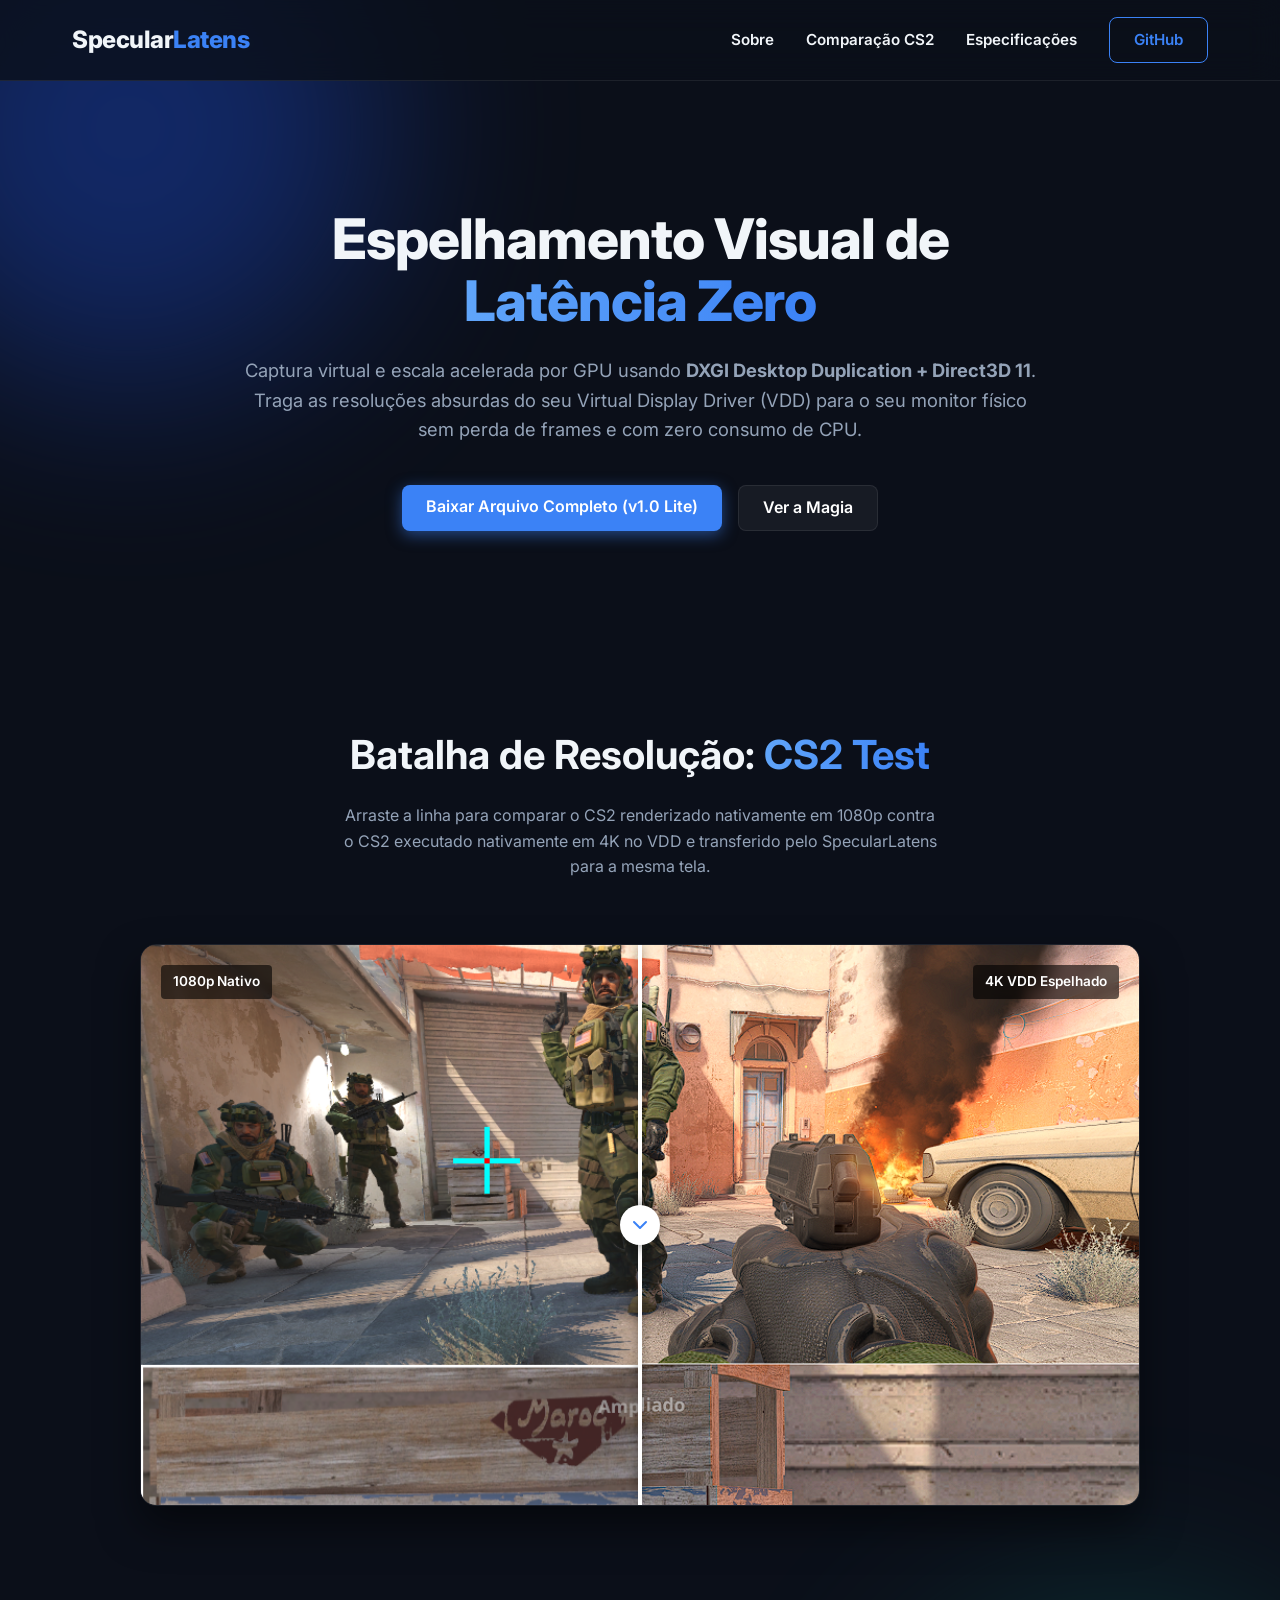
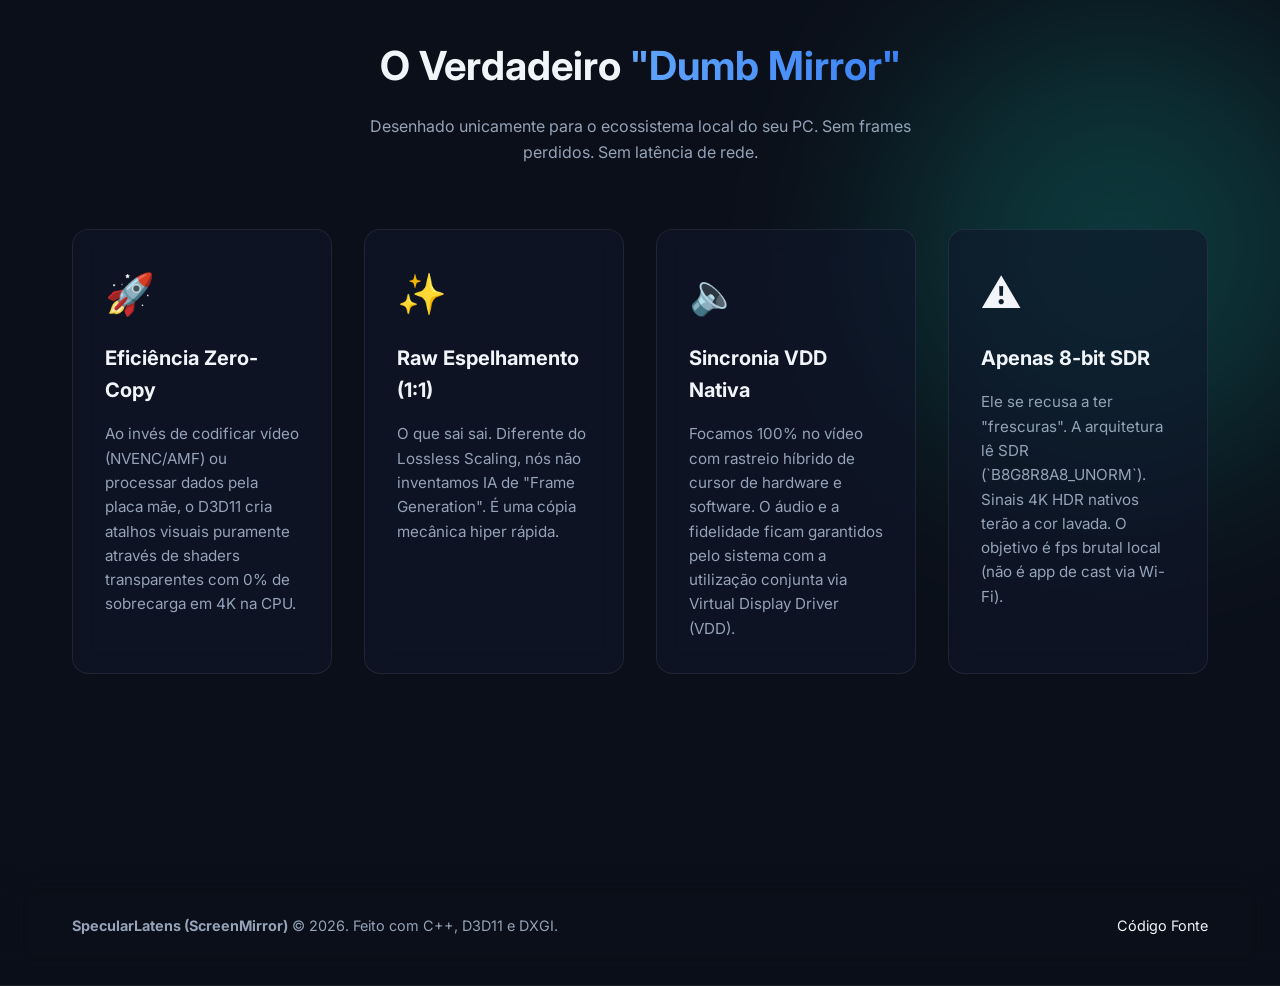
<file: index.html>
<!DOCTYPE html>
<html lang="pt-BR">
<head>
    <meta charset="UTF-8">
    <meta name="viewport" content="width=device-width, initial-scale=1.0">
    <title>SpecularLatens (ScreenMirror) - Zero-Latency Mirroring</title>
    <meta name="description" content="Espelhamento de tela com baixíssima latência via DXGI Desktop Duplication API + Direct3D 11. O clone visual perfeito, sem uso de CPU.">
    <!-- Google Fonts -->
    <link rel="preconnect" href="https://fonts.googleapis.com">
    <link rel="preconnect" href="https://fonts.gstatic.com" crossorigin>
    <link href="https://fonts.googleapis.com/css2?family=Inter:wght@300;400;600;800&display=swap" rel="stylesheet">
    <link rel="stylesheet" href="assets/css/style.css">
    <link rel="icon" type="image/x-icon" href="assets/images/favicon.ico">
</head>
<body>
    <!-- Background Elements -->
    <div class="blob blob-1"></div>
    <div class="blob blob-2"></div>

    <header class="glass-nav">
        <div class="container">
            <h1 class="logo">Specular<span>Latens</span></h1>
            <nav>
                <a href="#about">Sobre</a>
                <a href="#comparison">Comparação CS2</a>
                <a href="#specs">Especificações</a>
                <a href="https://github.com/plenoryan/SpecularLatens" target="_blank" class="btn btn-outline">GitHub</a>
            </nav>
        </div>
    </header>

    <main>
        <!-- Hero Section -->
        <section class="hero container">
            <div class="hero-content">
                <h2>Espelhamento Visual de <span class="highlight">Latência Zero</span></h2>
                <p>Captura virtual e escala acelerada por GPU usando <strong>DXGI Desktop Duplication + Direct3D 11</strong>. Traga as resoluções absurdas do seu Virtual Display Driver (VDD) para o seu monitor físico sem perda de frames e com zero consumo de CPU.</p>
                <div class="hero-buttons">
                    <a href="https://github.com/plenoryan/SpecularLatens/releases/download/v1.00/SpecularLatens.exe" class="btn btn-primary">Baixar Arquivo Completo (v1.0 Lite)</a>
                    <a href="#comparison" class="btn btn-secondary">Ver a Magia</a>
                </div>
            </div>
        </section>

        <!-- Before/After Slider Section -->
        <section id="comparison" class="showcase container">
            <div class="section-title">
                <h2>Batalha de Resolução: <span class="highlight">CS2 Test</span></h2>
                <p>Arraste a linha para comparar o CS2 renderizado nativamente em 1080p contra o CS2 executado nativamente em 4K no VDD e transferido pelo SpecularLatens para a mesma tela.</p>
            </div>
            
            <div class="slider-container">
                <div class="slider-image slider-image-before">
                    <img src="assets/images/before-1080p.png" alt="Nativo 1080p Preset Máximo">
                    <div class="image-label label-before">1080p Nativo</div>
                </div>
                <div class="slider-image slider-image-after">
                    <img src="assets/images/after-4k.png" alt="4K Nativo VDD Espelhado">
                    <div class="image-label label-after">4K VDD Espelhado</div>
                </div>
                <div class="slider-handle">
                    <div class="slider-line"></div>
                    <div class="slider-button">
                        <svg xmlns="http://www.w3.org/2000/svg" width="24" height="24" viewBox="0 0 24 24" fill="none" stroke="currentColor" stroke-width="2" stroke-linecap="round" stroke-linejoin="round"><path d="m9 18 6-6-6-6"/></svg>
                    </div>
                </div>
            </div>
        </section>

        <!-- Features / Specs Section -->
        <section id="specs" class="specs-section container">
            <div class="section-title">
                <h2>O Verdadeiro <span class="highlight">"Dumb Mirror"</span></h2>
                <p>Desenhado unicamente para o ecossistema local do seu PC. Sem frames perdidos. Sem latência de rede.</p>
            </div>

            <div class="specs-grid">
                <!-- Spec Card 1 -->
                <div class="spec-card glass">
                    <div class="icon">🚀</div>
                    <h3>Eficiência Zero-Copy</h3>
                    <p>Ao invés de codificar vídeo (NVENC/AMF) ou processar dados pela placa mãe, o D3D11 cria atalhos visuais puramente através de shaders transparentes com 0% de sobrecarga em 4K na CPU.</p>
                </div>
                
                <!-- Spec Card 2 -->
                <div class="spec-card glass">
                    <div class="icon">✨</div>
                    <h3>Raw Espelhamento (1:1)</h3>
                    <p>O que sai sai. Diferente do Lossless Scaling, nós não inventamos IA de "Frame Generation". É uma cópia mecânica hiper rápida.</p>
                </div>
                
                <!-- Spec Card 3 -->
                <div class="spec-card glass">
                    <div class="icon">🔈</div>
                    <h3>Sincronia VDD Nativa</h3>
                    <p>Focamos 100% no vídeo com rastreio híbrido de cursor de hardware e software. O áudio e a fidelidade ficam garantidos pelo sistema com a utilização conjunta via Virtual Display Driver (VDD).</p>
                </div>
                
                <!-- Spec Card 4 -->
                <div class="spec-card glass limitation">
                    <div class="icon">⚠️</div>
                    <h3>Apenas 8-bit SDR</h3>
                    <p>Ele se recusa a ter "frescuras". A arquitetura lê SDR (`B8G8R8A8_UNORM`). Sinais 4K HDR nativos terão a cor lavada. O objetivo é fps brutal local (não é app de cast via Wi-Fi).</p>
                </div>
            </div>
        </section>
    </main>

    <footer class="glass-nav">
        <div class="container footer-content">
            <p><strong>SpecularLatens (ScreenMirror)</strong> &copy; 2026. Feito com C++, D3D11 e DXGI.</p>
            <div class="footer-links">
                <a href="https://github.com/plenoryan/SpecularLatens" target="_blank">Código Fonte</a>
            </div>
        </div>
    </footer>

    <script src="assets/js/script.js"></script>
</body>
</html>
</file>
<file: assets/css/style.css>
* {
    margin: 0;
    padding: 0;
    box-sizing: border-box;
    font-family: 'Inter', sans-serif;
}

:root {
    --bg-color: #0b0f19;
    --text-main: #f1f5f9;
    --text-muted: #94a3b8;
    --accent: #3b82f6;
    --accent-glow: rgba(59, 130, 246, 0.5);
    --glass-bg: rgba(15, 23, 42, 0.6);
    --glass-border: rgba(255, 255, 255, 0.08);
}

body {
    background-color: var(--bg-color);
    color: var(--text-main);
    line-height: 1.6;
    overflow-x: hidden;
    position: relative;
}

/* Background Animated Blobs */
.blob {
    position: absolute;
    filter: blur(100px);
    z-index: -1;
    opacity: 0.4;
    border-radius: 50%;
    animation: drift 20s infinite alternate ease-in-out;
}
.blob-1 {
    width: 40vw; height: 40vw;
    background: #1d4ed8;
    top: -10vw; left: -10vw;
}
.blob-2 {
    width: 35vw; height: 35vw;
    background: #0f766e;
    bottom: 20%; right: -5vw;
    animation-delay: -5s;
}

@keyframes drift {
    0% { transform: translate(0, 0) scale(1); }
    100% { transform: translate(100px, 50px) scale(1.1); }
}

/* Layout */
.container {
    max-width: 1200px;
    margin: 0 auto;
    padding: 0 2rem;
}

/* Glassmorphism Classes */
.glass {
    background: var(--glass-bg);
    backdrop-filter: blur(12px);
    -webkit-backdrop-filter: blur(12px);
    border: 1px solid var(--glass-border);
    border-radius: 16px;
}
.glass-nav {
    background: rgba(11, 15, 25, 0.8);
    backdrop-filter: blur(16px);
    border-bottom: 1px solid var(--glass-border);
    position: sticky;
    top: 0;
    z-index: 100;
}

/* Navbar */
header .container {
    display: flex;
    justify-content: space-between;
    align-items: center;
    height: 80px;
}
.logo {
    font-size: 1.5rem;
    font-weight: 800;
    letter-spacing: -0.5px;
}
.logo span { color: var(--accent); }

nav {
    display: flex;
    gap: 2rem;
    align-items: center;
}
nav a {
    color: var(--text-main);
    text-decoration: none;
    font-weight: 600;
    font-size: 0.95rem;
    transition: color 0.3s;
}
nav a:hover { color: var(--accent); }

/* Buttons */
.btn {
    padding: 0.6rem 1.5rem;
    border-radius: 8px;
    font-weight: 600;
    text-decoration: none;
    transition: all 0.3s ease;
    cursor: pointer;
    display: inline-block;
}
.btn-primary {
    background: var(--accent);
    color: white;
    box-shadow: 0 4px 15px var(--accent-glow);
}
.btn-primary:hover {
    background: #2563eb;
    transform: translateY(-2px);
}
.btn-secondary {
    background: rgba(255, 255, 255, 0.05);
    color: white;
    border: 1px solid var(--glass-border);
}
.btn-secondary:hover {
    background: rgba(255, 255, 255, 0.1);
}
.btn-outline {
    border: 1px solid var(--accent);
    color: var(--accent);
}
.btn-outline:hover {
    background: var(--accent);
    color: white;
}

/* Hero Section */
.hero {
    padding: 8rem 0;
    text-align: center;
}
.hero-content {
    max-width: 800px;
    margin: 0 auto;
}
.hero h2 {
    font-size: 3.5rem;
    font-weight: 800;
    line-height: 1.1;
    margin-bottom: 1.5rem;
    letter-spacing: -1px;
}
.highlight {
    background: linear-gradient(90deg, #60a5fa, #3b82f6);
    -webkit-background-clip: text;
    -webkit-text-fill-color: transparent;
}
.hero p {
    font-size: 1.15rem;
    color: var(--text-muted);
    margin-bottom: 2.5rem;
}
.hero-buttons {
    display: flex;
    gap: 1rem;
    justify-content: center;
}

/* Showcase Section */
.showcase {
    padding: 4rem 0 8rem 0;
}
.section-title {
    text-align: center;
    margin-bottom: 4rem;
}
.section-title h2 {
    font-size: 2.5rem;
    margin-bottom: 1rem;
}
.section-title p {
    color: var(--text-muted);
    max-width: 600px;
    margin: 0 auto;
}

/* Image Slider Component */
.slider-container, .slider-container * {
    user-select: none !important;
    -webkit-user-select: none !important;
    -moz-user-select: none !important;
    -ms-user-select: none !important;
    -webkit-user-drag: none !important;
}

.slider-container {
    position: relative;
    width: 100%;
    max-width: 1000px;
    height: 562px; /* 16:9 ratio approx */
    margin: 0 auto;
    border-radius: 16px;
    overflow: hidden;
    box-shadow: 0 20px 40px rgba(0,0,0,0.5);
    border: 1px solid var(--glass-border);
}

.slider-image {
    position: absolute;
    top: 0;
    left: 0;
    width: 100%;
    height: 100%;
    overflow: hidden;
}

.slider-image img {
    width: 1000px; /* Fixed to container so it doesn't shrink when clipped */
    height: 100%;
    object-fit: cover;
    display: block;
    user-select: none;
    -webkit-user-drag: none;
    pointer-events: none;
}

/* The element on top that gets clipped */
.slider-image-before {
    z-index: 2;
    clip-path: inset(0 50% 0 0);
}

.slider-image-after {
    z-index: 1;
}

.image-label {
    position: absolute;
    top: 20px;
    padding: 6px 12px;
    background: rgba(0,0,0,0.6);
    backdrop-filter: blur(4px);
    color: white;
    font-size: 0.85rem;
    font-weight: 600;
    border-radius: 4px;
    z-index: 3;
}
.label-before { left: 20px; }
.label-after { right: 20px; text-align: right; }

.slider-handle {
    position: absolute;
    top: 0;
    left: 50%;
    width: 40px;
    height: 100%;
    margin-left: -20px;
    cursor: ew-resize;
    z-index: 4;
    display: flex;
    align-items: center;
    justify-content: center;
}

.slider-line {
    position: absolute;
    width: 4px;
    height: 100%;
    background: white;
    box-shadow: 0 0 10px rgba(0,0,0,0.5);
}

.slider-button {
    width: 40px;
    height: 40px;
    background: white;
    border-radius: 50%;
    display: flex;
    align-items: center;
    justify-content: center;
    color: #3b82f6;
    box-shadow: 0 0 15px rgba(0,0,0,0.5);
    z-index: 5;
    position: relative;
    pointer-events: none; /* Let dragging pass to handle */
    transform: rotate(90deg);
}

/* Features Grid */
.specs-section {
    padding-bottom: 8rem;
}
.specs-grid {
    display: grid;
    grid-template-columns: repeat(auto-fit, minmax(250px, 1fr));
    gap: 2rem;
}
.spec-card {
    padding: 2rem;
    transition: transform 0.3s ease;
}
.spec-card:hover { transform: translateY(-5px); }
.spec-card .icon {
    font-size: 2.5rem;
    margin-bottom: 1rem;
}
.spec-card h3 {
    margin-bottom: 1rem;
    font-size: 1.25rem;
}
.spec-card p {
    color: var(--text-muted);
    font-size: 0.95rem;
}
.spec-card.limitation border { border-color: rgba(239, 68, 68, 0.3); }

/* Footer */
footer {
    padding: 3rem 0;
    margin-top: 4rem;
}
.footer-content {
    display: flex;
    justify-content: space-between;
    align-items: center;
    color: var(--text-muted);
    font-size: 0.9rem;
}
.footer-links a {
    color: var(--text-main);
    text-decoration: none;
}
.footer-links a:hover { color: var(--accent); }

/* Responsive adjustments */
@media (max-width: 768px) {
    .hero h2 { font-size: 2.5rem; }
    .hero-buttons { flex-direction: column; }
    header nav { display: none; } /* Hide for simplicity on mobile demo */
    .slider-container { height: 300px; }
    .slider-image img { width: 100%; height: 300px; }
}
</file>
